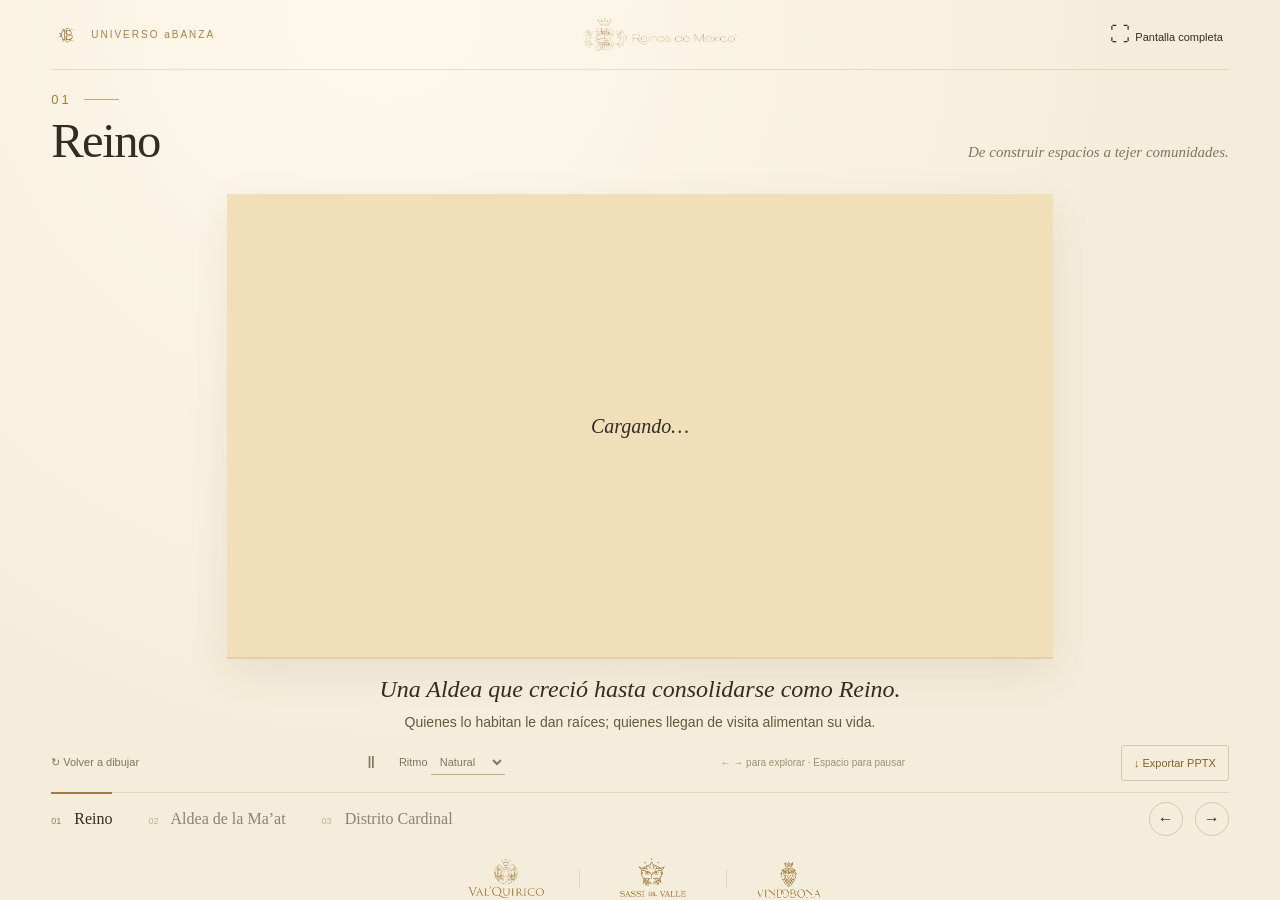
<file: index.html>
<!doctype html>
<html lang="es"><head><meta charset="utf-8"><meta name="viewport" content="width=device-width, initial-scale=1"><meta http-equiv="refresh" content="0; url=./Universo-aBanza-GitHub/"><title>Universo aBanza</title></head><body><a href="./Universo-aBanza-GitHub/">Abrir Universo aBanza</a></body></html>
</file>
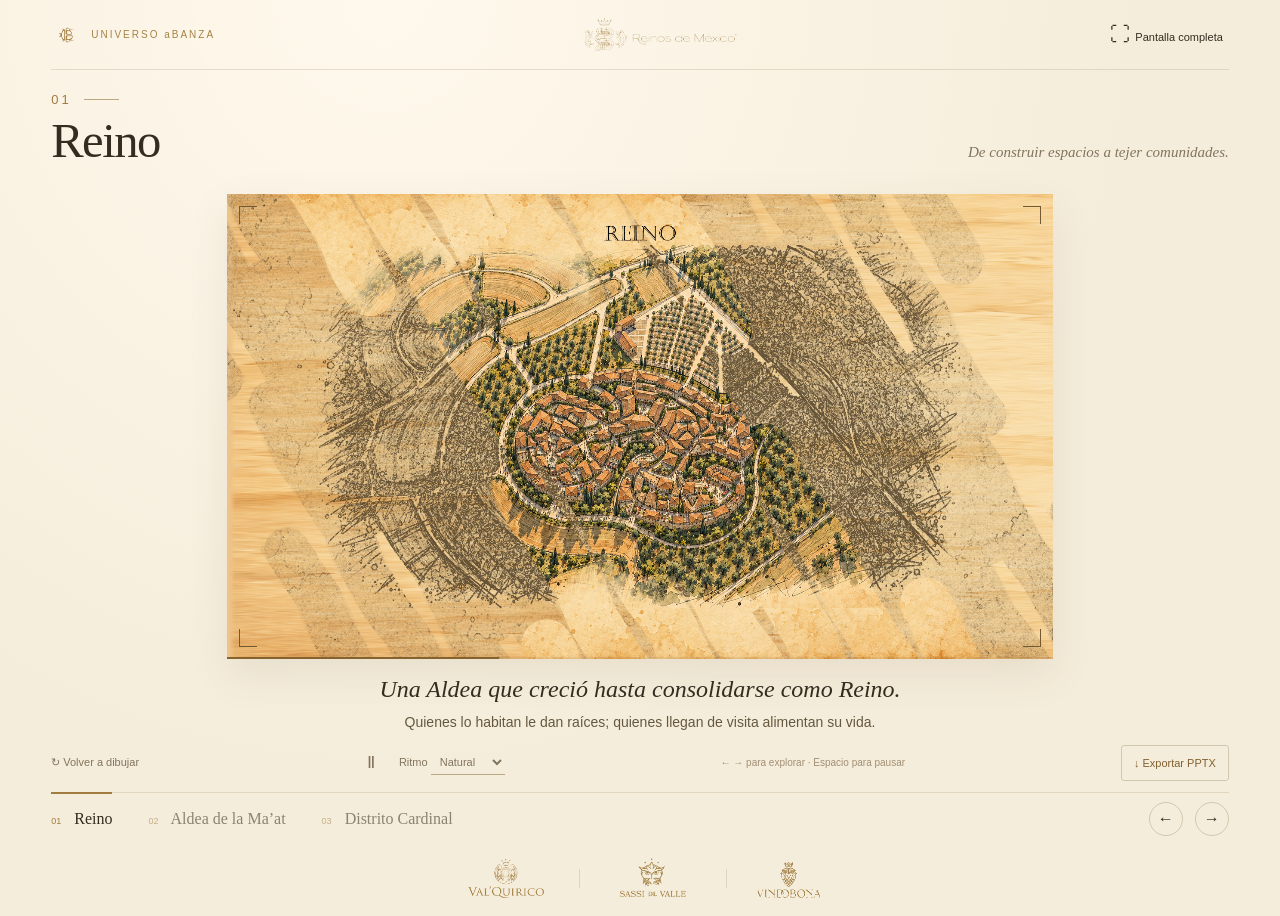
<file: Universo-aBanza-GitHub/index.html>
<!doctype html><html lang="es"><head><meta charset="utf-8"><meta name="viewport" content="width=device-width,initial-scale=1"><title>Universo aBanza · Tres conceptos</title><link rel="stylesheet" href="style.css"></head><body><svg width="0" height="0" aria-hidden="true" focusable="false" style="position:absolute;overflow:hidden"><defs><filter id="gold-on-white" color-interpolation-filters="sRGB" x="0" y="0" width="100%" height="100%"><feColorMatrix in="SourceGraphic" type="matrix" values="0 0 0 0 0  0 0 0 0 0  0 0 0 0 0  0 0 -1.5 0 1.5" result="mask"/><feComposite in="mask" in2="SourceAlpha" operator="in" result="cutout"/><feFlood flood-color="#a58246"/><feComposite in2="cutout" operator="in"/></filter><filter id="gold-on-green" color-interpolation-filters="sRGB" x="0" y="0" width="100%" height="100%"><feColorMatrix in="SourceGraphic" type="matrix" values="0 0 0 0 0  0 0 0 0 0  0 0 0 0 0  1.7 0 0 0 -0.65" result="mask"/><feComposite in="mask" in2="SourceAlpha" operator="in" result="cutout"/><feFlood flood-color="#a58246"/><feComposite in2="cutout" operator="in"/></filter><filter id="gold-on-yellow" color-interpolation-filters="sRGB" x="0" y="0" width="100%" height="100%"><feColorMatrix in="SourceGraphic" type="matrix" values="0 0 0 0 0  0 0 0 0 0  0 0 0 0 0  -1.6 0 0 0 1.2" result="mask"/><feComposite in="mask" in2="SourceAlpha" operator="in" result="cutout"/><feFlood flood-color="#a58246"/><feComposite in2="cutout" operator="in"/></filter><filter id="gold-on-transparent" color-interpolation-filters="sRGB" x="0" y="0" width="100%" height="100%"><feColorMatrix in="SourceGraphic" type="matrix" values="0 0 0 0 0  0 0 0 0 0  0 0 0 0 0  0 0 0 1 0" result="mask"/><feComposite in="mask" in2="SourceAlpha" operator="in" result="cutout"/><feFlood flood-color="#a58246"/><feComposite in2="cutout" operator="in"/></filter></defs></svg>
<header><a href="#" class="brand" aria-label="Volver al Reino"><img class="abanza-mark" src="assets/abanza.jpg" alt=""><span>UNIVERSO aBANZA</span></a><div class="reinos-signature"><img src="assets/reinos.png" alt="Reinos de México"></div><button id="fullscreen" title="Pantalla completa">⛶ <span>Pantalla completa</span></button></header>
<main><div class="chapter"><span id="number">01</span><span class="line"></span></div><div class="heading"><h1 id="title">Reino</h1><p>De construir espacios a tejer comunidades.</p></div>
<div class="art" id="art"><canvas id="canvas" width="1920" height="1080" role="img" aria-label="Ilustración animada del Reino"></canvas><span class="corner tl"></span><span class="corner tr"></span><span class="corner bl"></span><span class="corner br"></span><div id="loading" role="status">Cargando…</div><div class="progress"><i id="progress"></i></div></div>
<section class="concept" aria-live="polite"><p id="tagline"></p><div id="explanation"><p id="description"></p></div></section><div class="controls"><button id="replay">↻ <span>Volver a dibujar</span></button><div class="playback"><button id="pause" aria-label="Pausar animación">Ⅱ</button><label>Ritmo <select id="speed"><option value="2.8">Ágil</option><option value="4.2" selected>Natural</option><option value="6.5">Pausado</option></select></label></div><span class="hint">← → para explorar · Espacio para pausar</span><a id="export-pptx" class="export-pptx" href="Universo-aBanza.pptx" download="Universo-aBanza.pptx" title="Descargar las tres diapositivas en PowerPoint, sin la animación de dibujo">↓ Exportar PPTX</a></div>
</main><footer><nav aria-label="Territorios"><button class="tab active" data-i="0"><small>01</small> Reino</button><button class="tab" data-i="1"><small>02</small> Aldea de la Ma’at</button><button class="tab" data-i="2"><small>03</small> Distrito Cardinal</button></nav><div class="arrows"><button id="prev" aria-label="Territorio anterior">←</button><button id="next" aria-label="Territorio siguiente">→</button></div></footer><aside class="brand-signatures" aria-label="Identidades de los Reinos de México"><img class="valquirico" src="assets/valquirico.png" alt="Val’Quirico"><span aria-hidden="true"></span><img class="sassi" src="assets/sassi.gif" alt="Sassi del Valle"><span aria-hidden="true"></span><img class="vindobona" src="assets/vindobona.png" alt="Vindobona"></aside><script src="app.js"></script></body></html>
</file>
<file: Universo-aBanza-GitHub/style.css>
:root{--ink:#332c20;--muted:#83745d;--paper:#f5eddb;--gold:#a17b3f}*{box-sizing:border-box}body{margin:0;background:var(--paper);color:var(--ink);font-family:Arial,sans-serif;background-image:radial-gradient(ellipse at 30% 0%,#fff9ed,transparent 60%)}button,a,select{-webkit-tap-highlight-color:transparent}button,select{font:inherit;color:inherit}button{cursor:pointer;border:0;background:none}button:hover{color:var(--gold)}button:focus-visible,a:focus-visible,select:focus-visible{outline:2px solid var(--gold);outline-offset:5px}header{height:80px;margin:0 4vw;display:flex;align-items:center;justify-content:space-between;border-bottom:1px solid #b7a58755;font-size:11px;letter-spacing:2px}.brand{text-decoration:none;color:var(--ink);font-size:23px;display:flex;align-items:center;gap:12px}.brand span{font-size:12px;letter-spacing:3px}.edition{color:var(--muted);font-size:10px}header button{font-size:20px}header button span{font-size:11px;letter-spacing:0}main{max-width:1450px;margin:auto;padding:30px 4vw 0}.chapter{font-size:9px;letter-spacing:3px;display:flex;align-items:center;gap:12px;color:var(--muted)}.chapter #number{font-size:13px;color:var(--gold)}.line{height:1px;width:35px;background:#b9a785}.heading{display:flex;align-items:baseline;justify-content:space-between;margin:6px 0 18px}h1{font:clamp(30px,3.8vw,56px) Georgia,serif;font-weight:normal;margin:0;letter-spacing:-1.5px}.heading p{font:italic 15px Georgia,serif;color:var(--muted)}.art{position:relative;max-height:calc(100dvh - 330px);aspect-ratio:16/9;margin:auto;background:#ecca90;box-shadow:0 15px 40px #5a422018;overflow:hidden}canvas{display:block;width:100%;height:100%;object-fit:contain}.corner{position:absolute;width:18px;height:18px;border-color:#725a33;border-style:solid;pointer-events:none}.tl{top:12px;left:12px;border-width:1px 0 0 1px}.tr{top:12px;right:12px;border-width:1px 1px 0 0}.bl{bottom:32px;left:12px;border-width:0 0 1px 1px}.br{bottom:32px;right:12px;border-width:0 1px 1px 0}.caption{position:absolute;bottom:10px;left:26px;right:26px;display:flex;justify-content:space-between;font-size:8px;letter-spacing:2px;color:#5a472a}.progress{position:absolute;bottom:0;left:0;right:0;height:2px;background:#57411c18}.progress i{display:block;height:100%;width:0;background:#86632d}#loading{position:absolute;inset:0;display:grid;place-items:center;font:italic 20px Georgia;background:#f1dfb9}.controls{display:flex;align-items:center;justify-content:space-between;height:55px;font-size:11px;color:var(--muted)}#replay{padding-left:0}.playback{display:flex;align-items:center;gap:18px}#pause{font-size:17px}select{border:0;border-bottom:1px solid #bca882;background:transparent;padding:5px;font-size:11px}.hint{font-size:10px;color:#a18f73}footer{margin:5px 4vw 0;border-top:1px solid #b7a58755;display:flex;align-items:center;justify-content:space-between}nav{display:flex;gap:36px}.tab{padding:22px 0;position:relative;font:16px Georgia;opacity:.55}.tab.active{opacity:1}.tab.active:before{content:'';position:absolute;top:-1px;left:0;right:0;height:2px;background:var(--gold)}small{font:9px Arial;color:var(--gold);margin-right:9px}.arrows{display:flex;gap:12px}.arrows button{border:1px solid #b7a58788;border-radius:50%;width:34px;height:34px}@media(min-width:1600px){.art{max-height:calc(100dvh - 350px)}}@media(max-width:700px){header{height:60px}.edition,.hint,header button span{display:none}main{padding-top:24px}.heading{display:block}.heading p{font-size:13px;margin:10px 0 20px}.art{max-height:none;width:100%;aspect-ratio:16/10}canvas{object-fit:cover}.controls{font-size:10px}.playback{gap:6px}nav{gap:17px}.tab{font-size:12px;max-width:110px;text-align:left;line-height:1.5}small{display:block;margin:0}.arrows{gap:5px}.arrows button{width:28px;height:28px}footer{margin-top:15px}h1{letter-spacing:-.5px}}@media(prefers-reduced-motion:reduce){*{scroll-behavior:auto}}
.concept{padding:16px 0 6px;display:flex;flex-wrap:wrap;align-items:center;justify-content:space-between;gap:10px}.concept>p{font:20px Georgia;margin:0}.concept button{font-size:11px;color:var(--gold);padding:8px 0}#explanation{flex-basis:100%;max-width:850px;font-size:14px;line-height:1.7;color:var(--muted)}#explanation p{margin:7px 0}#explanation small{font-size:10px}.art{max-height:calc(100dvh - 390px)}@media(max-width:700px){.art{max-height:none}.concept>p{font-size:17px}.concept{gap:4px}}

.concept{display:block;max-width:1050px;margin:0 auto;padding:18px 0 6px}.concept>p{font-size:22px}#explanation{max-width:none;font-size:15px;line-height:1.55;color:#65583f}.art{max-height:max(220px,calc(100dvh - 450px))}.bl,.br{bottom:12px}@media(max-width:700px){.art{max-height:none;aspect-ratio:16/9}canvas{object-fit:contain}.concept>p{font-size:20px}#explanation{font-size:14px}}

/* Quiet brand signatures: original supplied artwork, kept secondary to the atlas. */
header{height:70px}.abanza-mark{width:30px;height:30px;object-fit:contain;border-radius:2px}.brand{gap:10px}.brand span{font-size:10px;letter-spacing:2px}.reinos-signature{width:145px;padding:7px 10px;background:#394e4a;border-radius:2px}.reinos-signature img{display:block;width:100%;height:27px;object-fit:contain}
.brand-signatures{display:flex;align-items:center;justify-content:center;gap:23px;padding:12px 0 16px;margin:0 4vw}.brand-signatures img{width:100px;height:40px;object-fit:contain}.brand-signatures .valquirico,.brand-signatures .sassi{mix-blend-mode:multiply}.brand-signatures .vindobona{width:75px;height:43px}.brand-signatures>span{height:19px;width:1px;background:#b7a58755}
.concept{padding-top:15px;text-align:center}.concept>p{font:italic 24px Georgia,serif;line-height:1.25}#explanation{font-size:14px;line-height:1.5}#explanation p{margin:8px 0 0}.art{max-height:max(220px,calc(100dvh - 435px))}main{padding-top:22px}.tab{padding:17px 0}.controls{height:48px}
@media(max-width:700px){header{height:64px}.brand span{font-size:8px;letter-spacing:1px}.abanza-mark{width:25px;height:25px}.reinos-signature{width:107px;padding:5px 7px}.reinos-signature img{height:23px}.brand{gap:7px}.heading p{font-size:12px}.art{max-height:none}.concept>p{font-size:20px}.brand-signatures{gap:17px;padding:12px 0}.brand-signatures img{width:82px;height:34px}.brand-signatures .vindobona{width:65px;height:38px}}

/* Uniform gold logos with transparent backgrounds, using their original silhouettes. */
.reinos-signature{background:transparent;padding:0;width:155px}.reinos-signature img{height:35px;filter:url(#gold-on-transparent)}
.abanza-mark{filter:url(#gold-on-yellow);border-radius:0}.brand span{color:#a58246}
.brand-signatures .valquirico,.brand-signatures .sassi{mix-blend-mode:normal;filter:url(#gold-on-white)}
.brand-signatures .vindobona{filter:url(#gold-on-green)}
@media(max-width:700px){.reinos-signature{width:107px}.reinos-signature img{height:28px}}

.export-pptx{display:inline-flex;align-items:center;justify-content:center;min-height:36px;padding:8px 12px;border:1px solid #b7a58788;border-radius:3px;text-decoration:none;color:#80602d;font-size:11px;white-space:nowrap}.export-pptx:hover{background:#e8dbbd}.controls{gap:8px}@media(max-width:800px){.controls .hint{display:none}.export-pptx{padding:7px 9px;font-size:10px}}@media(max-width:380px){.controls{height:auto;min-height:55px;flex-wrap:wrap;justify-content:center;padding:8px 0;gap:8px 18px}}
</file>
